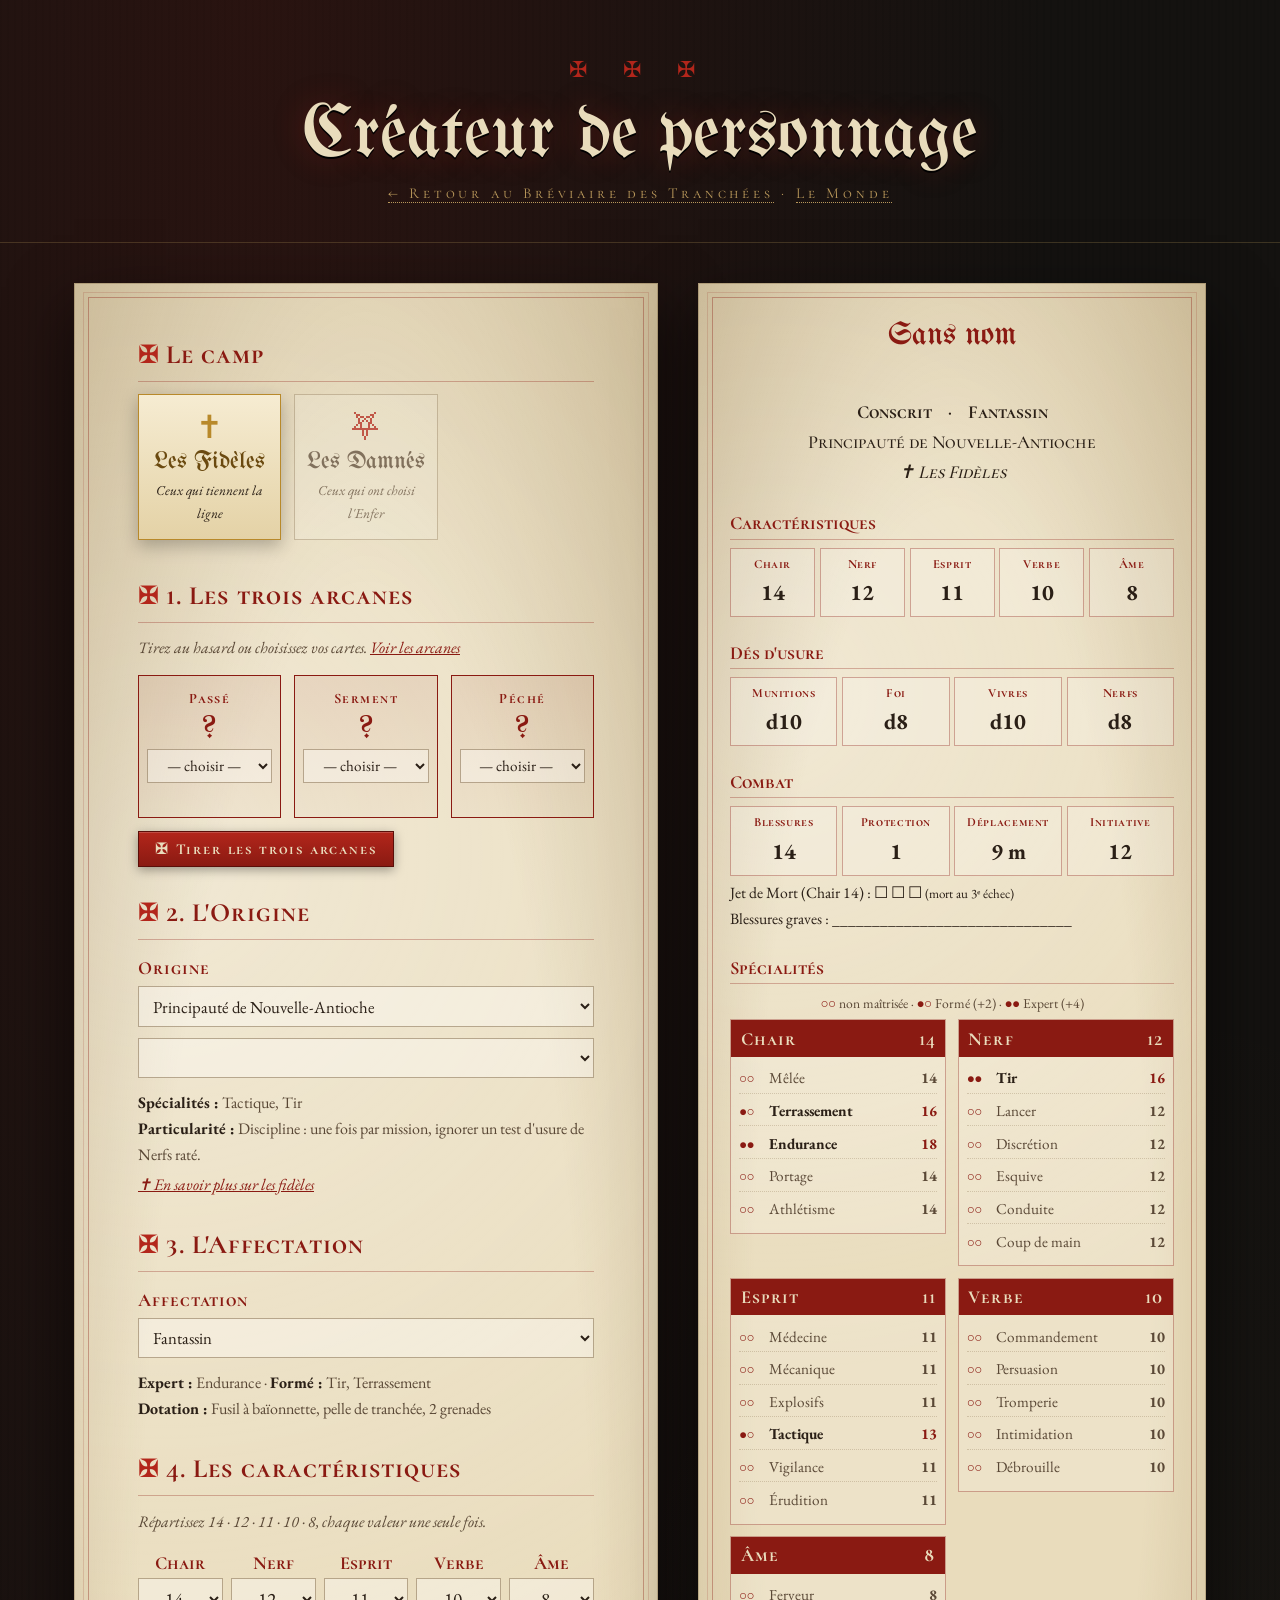
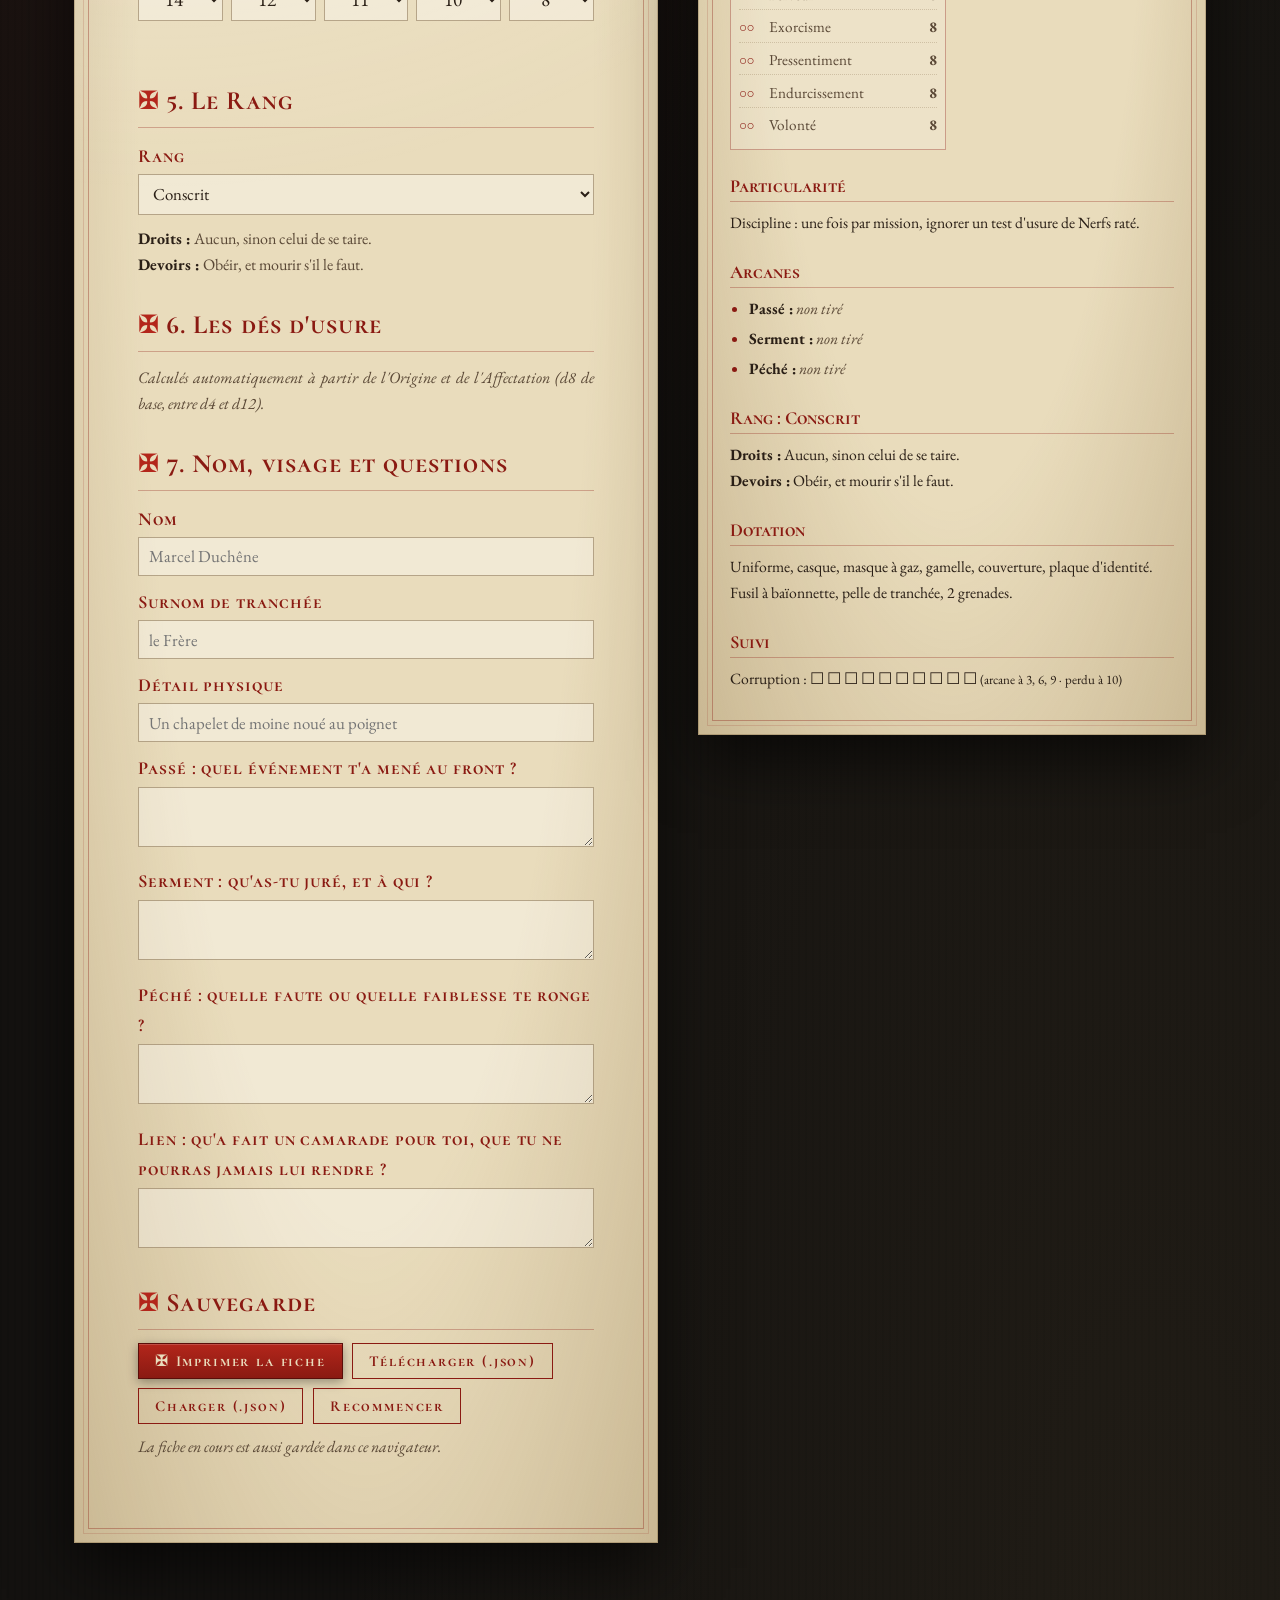
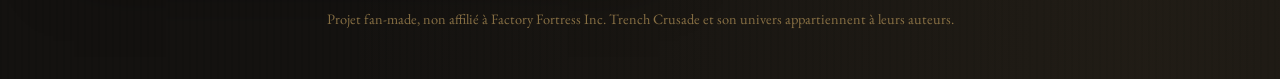
<file: createur.html>
<!DOCTYPE html>
<html lang="fr">
<head>
<meta charset="utf-8">
<meta name="viewport" content="width=device-width, initial-scale=1">
<title>Créateur de personnage · Le Bréviaire des Tranchées</title>
<link rel="preconnect" href="https://fonts.googleapis.com">
<link rel="preconnect" href="https://fonts.gstatic.com" crossorigin>
<link href="https://fonts.googleapis.com/css2?family=UnifrakturMaguntia&family=EB+Garamond:ital,wght0,400;0,600;0,700;1,400&family=Cormorant+SC:wght500;700&display=swap" rel="stylesheet">
<link rel="stylesheet" href="assets/breviaire.css?v=9">
<style>
  .cadre.createur { grid-template-columns: minmax(0, 1.15fr) minmax(0, 1fr); }

  .etape { margin-bottom: 1.6rem; }
  .etape > h2 { margin-top: 0; }
  .etape .aide { font-style: italic; color: var(--encre-douce); font-size: 1rem; margin: .2rem 0 .8rem; }

  label.champ { display: block; margin: .7rem 0; }
  label.champ > span {
    display: block; font-family: "Cormorant SC", serif; font-weight: 700;
    color: var(--sang); letter-spacing: .05em; margin-bottom: .2rem;
  }
  .page select, .page input[type=text], .page textarea {
    width: 100%;
    font: 1.05rem "EB Garamond", serif; color: var(--encre);
    background: rgba(255,255,255,.35);
    border: 1px solid rgba(90,60,20,.4);
    padding: .45rem .6rem;
  }
  .page textarea { min-height: 3.2rem; resize: vertical; }
  .page select:focus, .page input:focus, .page textarea:focus { outline: 2px solid var(--sang); outline-offset: 1px; }

  .description { font-size: 1rem; color: var(--encre-douce); margin: .4rem 0 0; }
  .description b { color: var(--encre); }

  /* arcanes */
  .arcanes { display: grid; grid-template-columns: repeat(3, 1fr); gap: .8rem; margin: .8rem 0; }
  .carte {
    text-align: center;
    border: 1px solid var(--sang);
    background: linear-gradient(180deg, rgba(138,26,18,.08), rgba(138,26,18,.02));
    padding: .7rem .5rem .6rem;
  }
  .carte .pos { font-family: "Cormorant SC", serif; font-weight: 700; color: var(--sang); letter-spacing: .1em; font-size: .9rem; }
  .carte .chiffre { font-family: "UnifrakturMaguntia", serif; font-size: 2rem; color: var(--sang); line-height: 1.2; }
  .carte select { text-align: center; font-size: .95rem !important; padding: .3rem !important; }
  .carte .sens { font-style: italic; font-size: .92rem; color: var(--encre-douce); margin-top: .35rem; min-height: 1.3em; }

  /* caractéristiques */
  .caracs { display: grid; grid-template-columns: repeat(5, 1fr); gap: .5rem; }
  .caracs label { text-align: center; }
  .caracs label > span { font-family: "Cormorant SC", serif; font-weight: 700; color: var(--sang); display: block; }
  .caracs select { text-align: center; font-size: 1.2rem !important; }
  .caracs select.conflit { outline: 2px solid var(--sang-vif); background: rgba(179,38,27,.15); }
  .alerte { color: var(--sang-vif); font-style: italic; font-size: .98rem; min-height: 1.4em; margin: .4rem 0 0; }

  .boutons { display: flex; flex-wrap: wrap; gap: .6rem; margin: .6rem 0; }
  .boutons .bouton-outil { font-size: .95rem; padding: .5rem 1rem; }

  /* fiche */
  .fiche { position: sticky; top: 1.5rem; align-self: start; }
  .fiche .page { padding: 2.2rem 2rem 2.4rem; }
  .fiche h1 { font-size: 2rem; margin-bottom: .2rem; }
  .fiche .page > p:first-of-type::first-letter { float: none; font: inherit; color: inherit; padding: 0; }
  .fiche .surnom { text-align: center; font-style: italic; color: var(--encre-douce); margin: 0 0 .8rem; }
  .fiche .ligne { display: flex; justify-content: center; flex-wrap: wrap; gap: .3rem 1rem; font-family: "Cormorant SC", serif; font-weight: 700; color: var(--encre); }
  .fiche h3 { font-size: 1.15rem; color: var(--sang); border-bottom: 1px solid rgba(138,26,18,.3); margin: 1.3rem 0 .5rem; }
  .fiche .grille5 { display: grid; grid-template-columns: repeat(5, 1fr); text-align: center; gap: .3rem; }
  .fiche .grille4 { display: grid; grid-template-columns: repeat(4, 1fr); text-align: center; gap: .3rem; }
  .fiche .case { border: 1px solid rgba(138,26,18,.35); padding: .3rem .2rem; background: rgba(255,255,255,.2); }
  .fiche .case small { display: block; font-family: "Cormorant SC", serif; font-weight: 700; color: var(--sang); font-size: .78rem; letter-spacing: .05em; }
  .fiche .case b { font-size: 1.4rem; }
  .fiche table { display: table; font-size: .98rem; margin: .3rem 0; }
  .fiche td { padding: .25rem .4rem; }
  .fiche .score { text-align: right; font-weight: 700; color: var(--sang); white-space: nowrap; }
  .fiche ul { margin: .2rem 0; padding-left: 1.2rem; font-size: .98rem; }
  .fiche p { text-align: left; font-size: .98rem; margin: .3rem 0; }
  .fiche .vide { color: var(--encre-douce); font-style: italic; }

  /* Spécialités façon feuille de D&D */
  .fiche .legende { font-size: .85rem !important; color: var(--encre-douce); text-align: center !important; }
  .fiche .grille-spe { display: grid; grid-template-columns: 1fr 1fr; gap: .7rem; align-items: start; }
  .fiche .bloc-spe { border: 1px solid rgba(138,26,18,.35); background: rgba(255,255,255,.18); }
  .fiche .bloc-spe .entete {
    display: flex; justify-content: space-between; align-items: baseline;
    background: var(--sang); color: var(--parchemin);
    font-family: "Cormorant SC", serif; font-weight: 700; letter-spacing: .06em;
    padding: .2rem .6rem;
  }
  .fiche .bloc-spe .entete b { font-size: 1.15rem; }
  .fiche .bloc-spe ul { list-style: none; margin: 0; padding: .25rem .5rem .35rem; }
  .fiche .bloc-spe li { display: flex; align-items: baseline; gap: .45rem; padding: .08rem 0; font-size: .95rem; color: var(--encre-douce); border-bottom: 1px dotted rgba(90,60,20,.2); }
  .fiche .bloc-spe li:last-child { border-bottom: 0; }
  .fiche .bloc-spe li .nom { flex: 1; }
  .fiche .bloc-spe li .score { font-weight: 700; min-width: 1.6rem; text-align: right; color: var(--encre-douce); }
  .fiche .bloc-spe li.maitrise { color: var(--encre); }
  .fiche .bloc-spe li.maitrise .nom { font-weight: 700; }
  .fiche .bloc-spe li.maitrise .score { color: var(--sang); }
  .fiche .bloc-spe li.sub { font-style: italic; font-size: .88rem; padding-left: .2rem; }
  .fiche .bloc-spe li.sub .score { color: var(--sang); }
  .fiche .pips { color: var(--sang); letter-spacing: -.05em; font-size: .85rem; min-width: 1.4rem; }
  media (max-width: 420px) { .fiche .grille-spe { grid-template-columns: 1fr; } }

  media (max-width: 960px) {
    .cadre.createur { grid-template-columns: minmax(0, 1fr); }
    .fiche { position: static; }
  }
  media (max-width: 560px) {
    .caracs { grid-template-columns: repeat(3, 1fr); }
    .arcanes { grid-template-columns: 1fr; }
  }

  /* impression : seulement la fiche */
  media print {
    body { background: #fff; }
    header.titre, footer, .formulaire, .no-print { display: none !important; }
    .cadre.createur { display: block; margin: 0; padding: 0; max-width: none; }
    .fiche .page { box-shadow: none; background: #fff; }
    .fiche .page::before { inset: 6px; }
  }
</style>
</head>
<body>

<header class="titre">
  <div class="croix">✠ ✠ ✠</div>
  <h1>Créateur de personnage</h1>
  <div class="sous"><a id="lien-retour" href="index.html#fideles-creation">← Retour au Bréviaire des Tranchées</a> · <a id="lien-monde" href="index.html#fideles-monde">Le Monde</a></div>
</header>

<div class="cadre createur">

  <!-- ================= FORMULAIRE ================= -->
  <main class="formulaire">
    <article class="page">

      <section class="etape">
        <h2>Le camp</h2>
        <nav class="selecteur" id="camp"></nav>
      </section>

      <section class="etape">
        <h2>1. Les trois arcanes</h2>
        <p class="aide">Tirez au hasard ou choisissez vos cartes. <a class="no-print" href="index.html#arcanes" target="_blank" rel="noopener">Voir les arcanes</a></p>
        <div class="arcanes" id="arcanes"></div>
        <div class="boutons"><button class="bouton-outil" id="tirer">✠ Tirer les trois arcanes</button></div>
      </section>

      <section class="etape">
        <h2>2. L'Origine</h2>
        <label class="champ"><span>Origine</span><select id="origine"></select></label>
        <label class="champ" id="bloc-option" hidden><span id="titre-option"></span><select id="option-origine"></select></label>
        <div class="description" id="desc-origine"></div>
        <p class="aide no-print"><a id="lien-codex" href="index.html#codex/fideles" target="_blank" rel="noopener">En savoir plus dans le Codex</a></p>
      </section>

      <section class="etape">
        <h2>3. L'Affectation</h2>
        <label class="champ"><span>Affectation</span><select id="affectation"></select></label>
        <div class="description" id="desc-affectation"></div>
        <div id="bloc-libres"></div>
      </section>

      <section class="etape">
        <h2>4. Les caractéristiques</h2>
        <p class="aide">Répartissez 14 · 12 · 11 · 10 · 8, chaque valeur une seule fois.</p>
        <div class="caracs" id="caracs"></div>
        <p class="alerte" id="alerte-caracs"></p>
      </section>

      <section class="etape">
        <h2>5. Le Rang</h2>
        <label class="champ"><span>Rang</span><select id="rang"></select></label>
        <div class="description" id="desc-rang"></div>
      </section>

      <section class="etape">
        <h2>6. Les dés d'usure</h2>
        <p class="aide">Calculés automatiquement à partir de l'Origine et de l'Affectation (d8 de base, entre d4 et d12).</p>
      </section>

      <section class="etape">
        <h2>7. Nom, visage et questions</h2>
        <label class="champ"><span>Nom</span><input type="text" id="nom" placeholder="Marcel Duchêne"></label>
        <label class="champ"><span>Surnom de tranchée</span><input type="text" id="surnom" placeholder="le Frère"></label>
        <label class="champ"><span>Détail physique</span><input type="text" id="detail" placeholder="Un chapelet de moine noué au poignet"></label>
        <label class="champ"><span id="q-passe">Passé : quel événement t'a mené au front ?</span><textarea id="r-passe"></textarea></label>
        <label class="champ"><span id="q-serment">Serment : qu'as-tu juré, et à qui ?</span><textarea id="r-serment"></textarea></label>
        <label class="champ"><span id="q-peche">Péché : quelle faute ou quelle faiblesse te ronge ?</span><textarea id="r-peche"></textarea></label>
        <label class="champ"><span>Lien : qu'a fait un camarade pour toi, que tu ne pourras jamais lui rendre ?</span><textarea id="lien"></textarea></label>
      </section>

      <section class="etape no-print">
        <h2>Sauvegarde</h2>
        <div class="boutons">
          <button class="bouton-outil" id="imprimer">✠ Imprimer la fiche</button>
          <button class="bouton-outil secondaire" id="exporter">Télécharger (.json)</button>
          <label class="bouton-outil secondaire">Charger (.json)<input type="file" id="importer" accept=".json,application/json" hidden></label>
          <button class="bouton-outil secondaire" id="reinitialiser">Recommencer</button>
        </div>
        <p class="aide">La fiche en cours est aussi gardée dans ce navigateur.</p>
      </section>

    </article>
  </main>

  <!-- ================= FICHE ================= -->
  <aside class="fiche">
    <article class="page" id="fiche"></article>
  </aside>
</div>

<footer>
  Projet fan-made, non affilié à Factory Fortress Inc. Trench Crusade et son univers appartiennent à leurs auteurs.
</footer>

<script>
/* =====================================================================
   DONNÉES — à garder synchronisées avec regles/02 et regles/03
   ===================================================================== */
const ARCANES = [
  ["I","Le Mat","Folie, errance, liberté"],
  ["II","Le Bateleur","Habileté, ruse, débuts"],
  ["III","La Papesse","Secret, savoir caché, silence"],
  ["IV","L'Impératrice","Foyer, abondance, protection"],
  ["V","L'Empereur","Autorité, ordre, devoir"],
  ["VI","Le Pape","Foi, tradition, enseignement"],
  ["VII","L'Amoureux","Choix, attachement, tentation du cœur"],
  ["VIII","Le Chariot","Conquête, victoire, élan"],
  ["IX","La Justice","Équité, vengeance, jugement"],
  ["X","L'Ermite","Solitude, quête, prudence"],
  ["XI","La Roue de Fortune","Hasard, destin, retournement"],
  ["XII","La Force","Courage, maîtrise de soi"],
  ["XIII","Le Pendu","Sacrifice, attente, renoncement"],
  ["XIV","La Mort","Fin, deuil, transformation"],
  ["XV","Tempérance","Guérison, patience, équilibre"],
  ["XVI","Le Diable","Tentation, chaînes, vice"],
  ["XVII","La Tour","Ruine, catastrophe, orgueil puni"],
  ["XVIII","L'Étoile","Espoir, guidance, pureté"],
  ["XIX","La Lune","Mensonge, peur, illusion"],
  ["XX","Le Soleil","Gloire, joie, vérité"],
  ["XXI","Le Jugement","Rédemption, appel, résurrection"],
  ["XXII","Le Monde","Accomplissement, voyage, totalité"],
];
const ARCANES_NOIRS = [
  ["I","L'Égaré","Errance, oubli, perte de soi"],
  ["II","Le Charlatan","Mensonge, illusion, marchandage"],
  ["III","La Sorcière","Savoir interdit, secret, poison"],
  ["IV","La Mère des Vers","Pourriture, fécondité corrompue"],
  ["V","Le Tyran","Domination, peur, ordre infernal"],
  ["VI","L'Antipape","Fausse foi, sacrilège"],
  ["VII","Le Traître","Trahison, lien brisé"],
  ["VIII","La Horde","Nombre, élan, conquête"],
  ["IX","La Vengeance","Rancune, châtiment, dette"],
  ["X","L'Exilé","Solitude, chemins cachés"],
  ["XI","La Roue des Supplices","Hasard cruel, retournement"],
  ["XII","La Bête","Rage, instinct, violence"],
  ["XIII","Le Supplicié","Souffrance offerte, sacrifice"],
  ["XIV","La Moisson","Mort, récolte des âmes"],
  ["XV","L'Ivresse","Excès, débauche, oubli"],
  ["XVI","Le Prince","Pouvoir infernal, pacte"],
  ["XVII","La Brèche","Ouverture de l'Enfer, catastrophe"],
  ["XVIII","L'Étoile noire","Faux espoir, guide maudit"],
  ["XIX","L'Éclipse","Ténèbres, illusion, peur"],
  ["XX","Le Brasier","Flamme, gloire infernale"],
  ["XXI","Le Réveil des morts","Retour, appel, résurrection impie"],
  ["XXII","L'Abîme","Fin, vide, accomplissement infernal"],
];
// le paquet du camp : Tarot saint (Fidèles) ou Tarot noir (Damnés)
const paquetDu = camp => camp === "damnes" ? ARCANES_NOIRS : ARCANES;
// Les deux camps : ce qui change entre Fidèles et Damnés (chapitres VIII et IX de chaque partie)
const CAMPS = {
  fideles: { nom: "Les Fidèles", sous: "Ceux qui tiennent la ligne", icone: "✝", theme: "fideles",
    positions: ["Passé", "Serment", "Péché"],
    questions: ["quel événement t'a mené au front ?", "qu'as-tu juré, et à qui ?", "quelle faute ou quelle faiblesse te ronge ?"],
    usure2: "Foi", suivi: "Corruption", suiviNote: "arcane à 3, 6, 9 · perdu à 10", codex: "fideles",
    reserve: "Chapelet" },
  damnes:  { nom: "Les Damnés", sous: "Ceux qui ont choisi l'Enfer", icone: "⛧", theme: "damnes",
    positions: ["Passé", "Pacte", "Remords"],
    questions: ["qu'est-ce qui t'a poussé vers l'Enfer ?", "qu'as-tu juré à l'Enfer, et en échange de quoi ?", "que reste-t-il d'humain en toi ?"],
    usure2: "Haine", suivi: "Faveur", suiviNote: "Don à 3, 6, 9 · dévoré à 10", codex: "damnes",
    reserve: "Calice" },
};

const CARACS = ["Chair", "Nerf", "Esprit", "Verbe", "Âme"];
const VALEURS = [14, 12, 11, 10, 8];

const SPECIALITES = {
  "Mêlée":"Chair","Terrassement":"Chair","Endurance":"Chair","Portage":"Chair","Athlétisme":"Chair",
  "Tir":"Nerf","Lancer":"Nerf","Discrétion":"Nerf","Esquive":"Nerf","Conduite":"Nerf","Coup de main":"Nerf",
  "Médecine":"Esprit","Mécanique":"Esprit","Explosifs":"Esprit","Tactique":"Esprit","Vigilance":"Esprit","Érudition":"Esprit",
  "Commandement":"Verbe","Persuasion":"Verbe","Tromperie":"Verbe","Intimidation":"Verbe","Débrouille":"Verbe",
  "Ferveur":"Âme","Exorcisme":"Âme","Pressentiment":"Âme","Endurcissement":"Âme","Volonté":"Âme",
};

const SUBSTITUTIONS = {
  "Prêche aux armes":       { spe: "Commandement", carac: "Âme",    note: "il n'ordonne pas, il inspire" },
  "Brute":                  { spe: "Intimidation", carac: "Chair",  note: "sa carrure parle pour lui" },
  "Calcul balistique":      { spe: "Tir",          carac: "Esprit", note: "à longue portée, après avoir visé" },
  "Chirurgien de tranchée": { spe: "Médecine",     carac: "Nerf",   note: "même au calme" },
  "Instinct de la bête":    { spe: "Vigilance",    carac: "Âme",    note: "il sent le danger" },
};

const ORIGINES = {
  antioche: { nom: "Principauté de Nouvelle-Antioche", spe: ["Tactique","Tir"],
    part: "Discipline : une fois par mission, ignorer un test d'usure de Nerfs raté.", usure: { mun: 1 } },
  pontifical: { nom: "États pontificaux", spe: ["Ferveur","Mêlée"],
    part: "Bénédiction papale : au début de chaque mission, +1d6 au Chapelet.", usure: { foi: 1 } },
  eire: { nom: "Éire", spe: ["Discrétion","Débrouille"],
    part: "Tête de tourbe : une fois par mission, relancer un jet d'Âme contre l'horreur ou l'intimidation.", usure: { nerfs: 1, mun: -1 } },
  alba: { nom: "Royaume d'Alba", spe: ["Mêlée","Intimidation"], subs: ["Brute"],
    part: "Accès à la substitution Brute.", usure: { nerfs: 1, vivres: -1 } },
  prusse: { nom: "État libre de Prusse", spe: ["Lancer","Coup de main"],
    part: "Assaut éclair : une fois par mission, au premier tour d'un affrontement, joue en phase d'assaut, avant tout le monde (même en embuscade).", usure: { mun: 1, vivres: -1 } },
  abyssinie: { nom: "Abyssinie", spe: ["Endurance","Vigilance"],
    part: "Foi ancienne : une fois par mission, quand une prière échoue, la Foi ne descend pas.", usure: { vivres: 1 } },
  pelerins: { nom: "Pèlerins des Tranchées", spe: ["Ferveur","Endurcissement"],
    part: "Martyr : quand il prie pour protéger ou sauver un autre, son dé de prière n'est jamais retiré.", usure: { foi: 2, mun: -2 },
    option: { titre: "Procession (pour la couleur)", choix: {
      aucune: { nom: "— Aucune —" },
      affliction: { nom: "Procession de l'Affliction Sacrée" },
      methode: { nom: "Pèlerinage de Saint Méthode" },
      plaie: { nom: "Cavalcade de la Dixième Plaie" } } } },
  sultanat: { nom: "Sultanat du Mur de Fer", spe: ["Tir"], subs: ["Calcul balistique"],
    part: "Accès à la substitution Calcul balistique.", usure: { mun: 1 },
    option: { titre: "Lignée", choix: {
      alamut: { nom: "Fida'i d'Alamut", spe: "Discrétion" },
      sagesse: { nom: "Maison de la Sagesse", spe: "Médecine" },
      mur: { nom: "Défenseurs du Mur de Fer", spe: "Terrassement" } } } },
};

Object.values(ORIGINES).forEach(o => o.camp = "fideles");
Object.assign(ORIGINES, {
  legions: { camp: "damnes", nom: "Légions hérétiques", spe: ["Tir","Intimidation"],
    part: "Cohorte : favorisé pour attaquer une cible qu'un allié a déjà attaquée ce tour-ci.", usure: { mun: 1 } },
  graal: { camp: "damnes", nom: "Culte du Graal Noir", spe: ["Endurance","Endurcissement"],
    part: "Chair pourrissante : +1 Protection naturelle, insensible au gaz ; défavorisé en Persuasion hors du Culte.", usure: { vivres: 2, mun: -1 }, protection: 1 },
  serpent: { camp: "damnes", nom: "Cour du Serpent à Sept Têtes", spe: ["Tromperie","Pressentiment"],
    part: "Sang mêlé : commence à Faveur 2 et voit dans le noir.", usure: { foi: 1, mun: -1 }, faveur: 2 },
  transfuge: { camp: "damnes", nom: "Le Transfuge", spe: [],
    part: "Visage d'emprunt : peut se faire passer pour un Fidèle, favorisé en Tromperie face à eux ; +2 au jet de Disgrâce.", usure: { foi: 1 },
    option: { titre: "Ancienne Origine (on en garde les Spécialités)", choix: Object.fromEntries(
      Object.entries(ORIGINES).filter(([, o]) => o.camp === "fideles").map(([k, o]) => [k, { nom: o.nom, spe: o.spe }])) } },
});

const AFFECTATIONS = {
  fantassin:   { nom: "Fantassin", expert: "Endurance", forme: ["Tir","Terrassement"],
    dot: "Fusil à baïonnette, pelle de tranchée, 2 grenades", usure: { vivres: 1 } },
  mitrailleur: { nom: "Mitrailleur", expert: "Tir", forme: ["Portage","Mécanique"],
    dot: "Mitrailleuse légère, trépied, caisse de munitions, pistolet", usure: { mun: 1 } },
  nettoyeur:   { nom: "Nettoyeur de tranchée", expert: "Mêlée", forme: ["Lancer","Intimidation"], subs: ["Brute"],
    dot: "Masse cloutée, couteau de tranchée, pistolet, sac de grenades, bouclier de tranchée" },
  sapeur:      { nom: "Sapeur", expert: "Explosifs", forme: ["Terrassement","Discrétion"],
    dot: "Pistolet, pelle et pioche, 3 charges explosives, détonateur, lampe" },
  tireur:      { nom: "Tireur d'élite", expert: "Tir", forme: ["Discrétion","Vigilance"], subs: ["Calcul balistique"],
    dot: "Fusil à lunette, cape de camouflage, couteau", usure: { mun: -1 } },
  eclaireur:   { nom: "Éclaireur", expert: "Discrétion", forme: ["Vigilance","Athlétisme"], subs: ["Instinct de la bête"],
    dot: "Carabine, couteau, jumelles, carte, cisailles à barbelés" },
  brancardier: { camp: "fideles", nom: "Brancardier", expert: "Médecine", forme: ["Portage","Esquive"], subs: ["Chirurgien de tranchée"],
    dot: "Trousse de chirurgie, brancard pliant, morphine, brassard à croix, pistolet" },
  aumonier:    { camp: "fideles", nom: "Aumônier", expert: "Ferveur", forme: ["Commandement","Exorcisme"], subs: ["Prêche aux armes"],
    dot: "Symbole sacré, eau bénite, livre de prières, encensoir, pistolet", usure: { foi: 1 } },
  penitent:    { camp: "fideles", nom: "Pénitent", expert: "Endurcissement", forme: ["Mêlée","Volonté"],
    dot: "Fléau ou masse, chaînes, robe de bure, une relique mineure", usure: { foi: 1, vivres: -1 } },
  predicateur: { camp: "damnes", nom: "Prédicateur noir", expert: "Ferveur", forme: ["Commandement","Intimidation"], subs: ["Prêche aux armes"],
    dot: "Livre profane, encensoir de soufre, dague rituelle, pistolet", usure: { foi: 1 } },
  chirurgien:  { camp: "damnes", nom: "Chirurgien de chair", expert: "Médecine", forme: ["Mécanique","Coup de main"], subs: ["Chirurgien de tranchée"],
    dot: "Scies et crochets, fil noir, sérum infernal (comme la morphine), pistolet" },
  possede:     { camp: "damnes", nom: "Possédé", expert: "Volonté", forme: ["Mêlée","Athlétisme"],
    dot: "Chaînes, une lame greffée au bras (comme une masse cloutée), haillons", usure: { foi: 1, vivres: -1 },
    note: "Le démon intérieur : une fois par scène, sa prochaine attaque de Mêlée réussit automatiquement, et il gagne +1 Faveur." },
};
const dansLeCamp = (x, camp) => !x.camp || x.camp === camp;

const RANGS = {
  conscrit:     { nom: "Conscrit",     droits: "Aucun, sinon celui de se taire.", devoirs: "Obéir, et mourir s'il le faut." },
  sousofficier: { nom: "Sous-officier", droits: "Donner des ordres à l'escouade, demander du ravitaillement.", devoirs: "Répondre des hommes, tenir la position." },
  officier:     { nom: "Officier",     droits: "Commander, accéder aux plans, réquisitionner.", devoirs: "Répondre des pertes ; être une cible prioritaire." },
  prelat:       { nom: "Prélat",       droits: "Autorité religieuse, sacrements, absolution.", devoirs: "Répondre devant l'Église… et l'Inquisition." },
};

const RANGS_DAMNES = {
  conscrit:     { nom: "Damné du rang",     droits: "Aucun, sinon celui de survivre.", devoirs: "Obéir aux maîtres, nourrir le Calice." },
  sousofficier: { nom: "Sergent de légion", droits: "Commander l'escouade, choisir les offrandes.", devoirs: "Répondre de l'escouade devant les maîtres." },
  officier:     { nom: "Commandeur",        droits: "Commander, accéder aux ordres de l'Enfer, réquisitionner.", devoirs: "Répondre des échecs ; la Disgrâce le guette." },
  prelat:       { nom: "Élu",               droits: "Parler au nom d'un démon, présider la Messe noire.", devoirs: "Servir son démon… jusqu'au bout." },
};
const rangsDu = camp => camp === "damnes" ? RANGS_DAMNES : RANGS;
const usuresDu = camp => [["mun","Munitions"],["foi",CAMPS[camp].usure2],["vivres","Vivres"],["nerfs","Nerfs"]];
const DES = ["d4","d6","d8","d10","d12"];
const TOUJOURS = "Uniforme, casque, masque à gaz, gamelle, couverture, plaque d'identité";
const PLAFOND = 19;

/* =====================================================================
   ÉTAT
   ===================================================================== */
const CLE = "breviaire-createur";
const etatVide = () => ({
  camp: "fideles",
  arcanes: [null, null, null],
  origine: "antioche", option: null,
  affectation: "fantassin", libres: [],
  caracs: { Chair: 14, Nerf: 12, Esprit: 11, Verbe: 10, "Âme": 8 },
  rang: "conscrit",
  nom: "", surnom: "", detail: "", rPasse: "", rSerment: "", rPeche: "", lien: "",
});
let etat = etatVide();
try { const s = localStorage.getItem(CLE); if (s) etat = Object.assign(etatVide(), JSON.parse(s)); } catch (e) {}
// le site peut ouvrir le créateur sur un camp précis : createur.html?camp=damnes
{ const c = new URLSearchParams(location.search).get("camp");
  if ((c === "fideles" || c === "damnes") && c !== etat.camp) { etat.camp = c; etat.option = null; etat.libres = []; } }

const $ = id => document.getElementById(id);
const esc = t => String(t ?? "").replace(/[&<>"]/g, c => ({ "&":"&amp;","<":"&lt;",">":"&gt;",'"':"&quot;" }[c]));
const opt = (v, t, sel) => `<option value="${esc(v)}"${sel ? " selected" : ""}>${esc(t)}</option>`;

/* =====================================================================
   CALCULS
   ===================================================================== */
function specialitesDe(e) {
  const o = ORIGINES[e.origine], a = AFFECTATIONS[e.affectation];
  const speOrigine = [...o.spe, ...[].concat(o.option?.choix[e.option]?.spe || [])];

  const rangs = {};               // nom -> "Formé" | "Expert"
  rangs[a.expert] = "Expert";
  a.forme.forEach(s => rangs[s] = "Formé");

  let libresNecessaires = 0;
  speOrigine.forEach(s => {
    if (!rangs[s]) rangs[s] = "Formé";
    else if (rangs[s] === "Formé") rangs[s] = "Expert";   // Formé + Formé
    else libresNecessaires++;                               // Expert + Formé → une libre
  });

  const libres = (e.libres || []).slice(0, libresNecessaires);
  libres.forEach(s => { if (s && !rangs[s]) rangs[s] = "Formé"; });

  const subs = [...new Set([...(o.subs || []), ...(a.subs || [])])];
  return { rangs, libresNecessaires, subs };
}

function usureDe(e) {
  const o = ORIGINES[e.origine], a = AFFECTATIONS[e.affectation];
  const res = {};
  for (const [k] of usuresDu(e.camp)) {
    const i = 2 + (o.usure?.[k] || 0) + (a.usure?.[k] || 0);
    res[k] = DES[Math.max(0, Math.min(4, i))];
  }
  return res;
}

function caracsValides(e) {
  const v = Object.values(e.caracs).map(Number).sort((x, y) => y - x);
  return v.join() === VALEURS.join();
}

/* =====================================================================
   FORMULAIRE
   ===================================================================== */
function dessinerCamp() {
  $("camp").innerHTML = Object.entries(CAMPS).map(([k, c]) => `
    <a href="#" data-camp="${k}" class="choix theme-${c.theme}${k === etat.camp ? " actif" : ""}">
      <span class="icone">${c.icone}</span><span class="titre">${c.nom}</span><span class="sous">${c.sous}</span></a>`).join("");
  $("camp").querySelectorAll("a").forEach(a => a.onclick = ev => {
    ev.preventDefault();
    if (a.dataset.camp === etat.camp) return;
    etat.camp = a.dataset.camp; etat.option = null; etat.libres = [];
    maj();
  });
  const C = CAMPS[etat.camp];
  $("lien-codex").href = `index.html#${etat.camp}-monde`;
  $("lien-codex").textContent = `${C.icone} En savoir plus sur ${C.nom.toLowerCase()}`;
  $("lien-retour").href = `index.html#${etat.camp}-creation`;
  $("lien-monde").href = `index.html#${etat.camp}-monde`;
  try { localStorage.setItem("breviaire-camp", etat.camp); } catch (e) {}
}

function dessinerArcanes() {
  const POSITIONS = CAMPS[etat.camp].positions;
  $("arcanes").innerHTML = POSITIONS.map((pos, i) => {
    const idx = etat.arcanes[i];
    const a = idx == null ? null : paquetDu(etat.camp)[idx];
    return `<div class="carte">
      <div class="pos">${pos}</div>
      <div class="chiffre">${a ? a[0] : "?"}</div>
      <select data-pos="${i}">${opt("", "— choisir —", idx == null)}${paquetDu(etat.camp).map((c, j) => opt(j, `${c[0]} · ${c[1]}`, idx === j)).join("")}</select>
      <div class="sens">${a ? esc(a[2]) : ""}</div>
    </div>`;
  }).join("");
  $("arcanes").querySelectorAll("select").forEach(s => s.onchange = () => {
    etat.arcanes[+s.dataset.pos] = s.value === "" ? null : +s.value; maj();
  });

  const nomCarte = i => etat.arcanes[i] == null ? "" : ` (${paquetDu(etat.camp)[etat.arcanes[i]][1]})`;
  const C = CAMPS[etat.camp];
  ["q-passe", "q-serment", "q-peche"].forEach((id, i) =>
    $(id).textContent = `${C.positions[i]}${nomCarte(i)} : ${C.questions[i]}`);
}

$("tirer").onclick = () => {
  const paquet = paquetDu(etat.camp).map((_, i) => i);
  for (let i = paquet.length - 1; i > 0; i--) { const j = Math.floor(Math.random() * (i + 1)); [paquet[i], paquet[j]] = [paquet[j], paquet[i]]; }
  etat.arcanes = paquet.slice(0, 3); maj();
};

function dessinerOrigine() {
  const liste = Object.entries(ORIGINES).filter(([, o]) => dansLeCamp(o, etat.camp));
  if (!liste.some(([k]) => k === etat.origine)) { etat.origine = liste[0][0]; etat.option = null; }
  $("origine").innerHTML = liste.map(([k, o]) => opt(k, o.nom, k === etat.origine)).join("");
  const o = ORIGINES[etat.origine];
  if (o.option) {
    if (!o.option.choix[etat.option]) etat.option = Object.keys(o.option.choix)[0];
    $("bloc-option").hidden = false;
    $("titre-option").textContent = o.option.titre;
    $("option-origine").innerHTML = Object.entries(o.option.choix)
      .map(([k, c]) => opt(k, c.nom + (c.spe ? ` (${[].concat(c.spe).join(", ")})` : ""), k === etat.option)).join("");
  } else { $("bloc-option").hidden = true; etat.option = null; }

  const spe = [...o.spe, ...[].concat(o.option?.choix[etat.option]?.spe || [])];
  $("desc-origine").innerHTML = `<b>Spécialités :</b> ${spe.join(", ")}<br><b>Particularité :</b> ${esc(o.part)}`;
}
$("origine").onchange = e => { etat.origine = e.target.value; etat.option = null; etat.libres = []; maj(); };
$("option-origine").onchange = e => { etat.option = e.target.value; etat.libres = []; maj(); };

function dessinerAffectation() {
  const liste = Object.entries(AFFECTATIONS).filter(([, a]) => dansLeCamp(a, etat.camp));
  if (!liste.some(([k]) => k === etat.affectation)) { etat.affectation = liste[0][0]; etat.libres = []; }
  $("affectation").innerHTML = liste.map(([k, a]) => opt(k, a.nom, k === etat.affectation)).join("");
  const a = AFFECTATIONS[etat.affectation];
  $("desc-affectation").innerHTML =
    `<b>Expert :</b> ${a.expert} · <b>Formé :</b> ${a.forme.join(", ")}` +
    (a.subs ? `<br><b>Substitution :</b> ${a.subs.join(", ")}` : "") +
    `<br><b>Dotation :</b> ${esc(a.dot)}` +
    (a.note ? `<br><b>Particularité :</b> ${esc(a.note)}` : "");

  // Spécialités libres (doublon Expert + Formé)
  const { rangs, libresNecessaires } = specialitesDe({ ...etat, libres: [] });
  etat.libres = (etat.libres || []).slice(0, libresNecessaires);
  let html = "";
  for (let i = 0; i < libresNecessaires; i++) {
    const deja = new Set([...Object.keys(rangs), ...etat.libres.filter((_, j) => j !== i)]);
    const choix = Object.keys(SPECIALITES).filter(s => !deja.has(s));
    html += `<label class="champ"><span>Spécialité libre (doublon avec l'Origine) — Formé</span>
      <select data-libre="${i}">${opt("", "— choisir avec le MJ —", !etat.libres[i])}${choix.map(s => opt(s, `${s} (${SPECIALITES[s]})`, etat.libres[i] === s)).join("")}</select></label>`;
  }
  $("bloc-libres").innerHTML = html;
  $("bloc-libres").querySelectorAll("select").forEach(s => s.onchange = () => { etat.libres[+s.dataset.libre] = s.value || null; maj(); });
}
$("affectation").onchange = e => { etat.affectation = e.target.value; etat.libres = []; maj(); };

function dessinerCaracs() {
  const compte = {}; Object.values(etat.caracs).forEach(v => compte[v] = (compte[v] || 0) + 1);
  $("caracs").innerHTML = CARACS.map(c => `<label><span>${c}</span>
    <select data-carac="${c}" class="${compte[etat.caracs[c]] > 1 ? "conflit" : ""}">${VALEURS.map(v => opt(v, v, +etat.caracs[c] === v)).join("")}</select></label>`).join("");
  $("caracs").querySelectorAll("select").forEach(s => s.onchange = () => {
    // échange automatique : la valeur choisie quitte l'ancienne caractéristique
    const c = s.dataset.carac, v = +s.value, ancienne = +etat.caracs[c];
    const autre = CARACS.find(x => x !== c && +etat.caracs[x] === v);
    if (autre) etat.caracs[autre] = ancienne;
    etat.caracs[c] = v; maj();
  });
  $("alerte-caracs").textContent = caracsValides(etat) ? "" : "Chaque valeur doit être utilisée une seule fois.";
}

function dessinerRang() {
  const R = rangsDu(etat.camp);
  $("rang").innerHTML = Object.entries(R).map(([k, r]) => opt(k, r.nom, k === etat.rang)).join("");
  const r = R[etat.rang];
  $("desc-rang").innerHTML = `<b>Droits :</b> ${esc(r.droits)}<br><b>Devoirs :</b> ${esc(r.devoirs)}`;
}
$("rang").onchange = e => { etat.rang = e.target.value; maj(); };

const CHAMPS = { nom: "nom", surnom: "surnom", detail: "detail", "r-passe": "rPasse", "r-serment": "rSerment", "r-peche": "rPeche", lien: "lien" };
for (const [id, cle] of Object.entries(CHAMPS)) $(id).oninput = e => { etat[cle] = e.target.value; dessinerFiche(); sauver(); };
function remplirChamps() { for (const [id, cle] of Object.entries(CHAMPS)) $(id).value = etat[cle] || ""; }

/* =====================================================================
   FICHE
   ===================================================================== */
function dessinerFiche() {
  const o = ORIGINES[etat.origine], a = AFFECTATIONS[etat.affectation], r = rangsDu(etat.camp)[etat.rang];
  const C = CAMPS[etat.camp], POSITIONS = C.positions;
  const protection = 1 + (o.protection || 0);
  const faveur = o.faveur || 0;
  const { rangs, libresNecessaires, subs } = specialitesDe(etat);
  const usure = usureDe(etat);
  const c = etat.caracs;

  // Toutes les Spécialités, regroupées par caractéristique, façon « compétences » de D&D
  const PIPS = { "": "○○", "Formé": "●○", "Expert": "●●" };
  const blocsSpe = CARACS.map(car => {
    const lignes = Object.keys(SPECIALITES).filter(s => SPECIALITES[s] === car).map(s => {
      const rg = rangs[s] || "";
      const bonus = rg === "Expert" ? 4 : rg === "Formé" ? 2 : 0;
      let html = `<li class="${rg ? "maitrise" : ""}" title="${rg || "Non maîtrisée"}">
        <span class="pips">${PIPS[rg]}</span><span class="nom">${s}</span><span class="score">${Math.min(PLAFOND, +c[car] + bonus)}</span></li>`;
      subs.filter(n => SUBSTITUTIONS[n].spe === s).forEach(n => {
        const sc = SUBSTITUTIONS[n].carac;
        html += `<li class="sub" title="${esc(SUBSTITUTIONS[n].note)}"><span class="pips">↳</span><span class="nom">${n} <small>(${sc})</small></span><span class="score">${Math.min(PLAFOND, +c[sc] + bonus)}</span></li>`;
      });
      return html;
    }).join("");
    return `<div class="bloc-spe"><div class="entete"><span>${car}</span><b>${c[car]}</b></div><ul>${lignes}</ul></div>`;
  }).join("");

  const manque = libresNecessaires - (etat.libres || []).filter(Boolean).length;
  const arc = POSITIONS.map((p, i) => etat.arcanes[i] == null
    ? `<li><b>${p} :</b> <span class="vide">non tiré</span></li>`
    : `<li><b>${p} :</b> ${paquetDu(etat.camp)[etat.arcanes[i]][0]} · ${paquetDu(etat.camp)[etat.arcanes[i]][1]}</li>`).join("");
  const rep = (t, v) => v ? `<p><b>${t} :</b> ${esc(v)}</p>` : "";
  const choixOpt = o.option?.choix[etat.option];
  const optionNom = choixOpt && etat.option !== "aucune" ? ` — ${etat.origine === "transfuge" ? "autrefois : " : ""}${choixOpt.nom}` : "";

  $("fiche").innerHTML = `
    <h1>${esc(etat.nom) || "Sans nom"}</h1>
    <p class="surnom">${etat.surnom ? "dit « " + esc(etat.surnom) + " »" : "&nbsp;"}</p>
    <div class="ligne"><span>${r.nom}</span><span>·</span><span>${a.nom}</span></div>
    <div class="ligne" style="font-weight:500">${o.nom}${esc(optionNom)}</div>
    <div class="ligne camp-${etat.camp}" style="font-weight:500;font-style:italic">${C.icone} ${C.nom}</div>

    <h3>Caractéristiques</h3>
    <div class="grille5">${CARACS.map(k => `<div class="case"><small>${k}</small><b>${c[k]}</b></div>`).join("")}</div>
    ${caracsValides(etat) ? "" : '<p class="alerte">Répartition invalide.</p>'}

    <h3>Dés d'usure</h3>
    <div class="grille4">${usuresDu(etat.camp).map(([k, n]) => `<div class="case"><small>${n}</small><b>${usure[k]}</b></div>`).join("")}</div>

    <h3>Combat</h3>
    <div class="grille4">
      <div class="case"><small>Blessures</small><b>${c.Chair}</b></div>
      <div class="case"><small>Protection</small><b>${protection}${etat.affectation === "nettoyeur" ? ' <span style="font-size:.8rem">(+2 bouclier)</span>' : ""}</b></div>
      <div class="case"><small>Déplacement</small><b>9 m</b></div>
      <div class="case"><small>Initiative</small><b>${c.Nerf}</b></div>
    </div>
    <p>Jet de Mort (Chair ${c.Chair}) : ☐ ☐ ☐ <small>(mort au 3ᵉ échec)</small><br>Blessures graves : ______________________________</p>

    <h3>Spécialités</h3>
    <p class="legende"><span class="pips">○○</span> non maîtrisée · <span class="pips">●○</span> Formé (+2) · <span class="pips">●●</span> Expert (+4)</p>
    <div class="grille-spe">${blocsSpe}</div>
    ${manque > 0 ? `<p class="alerte">${manque} Spécialité libre à choisir (étape 3).</p>` : ""}

    <h3>Particularité</h3>
    <p>${esc(o.part)}</p>${a.note ? `<p>${esc(a.note)}</p>` : ""}

    <h3>Arcanes</h3>
    <ul>${arc}</ul>

    <h3>Rang : ${r.nom}</h3>
    <p><b>Droits :</b> ${esc(r.droits)}<br><b>Devoirs :</b> ${esc(r.devoirs)}</p>

    <h3>Dotation</h3>
    <p>${esc(TOUJOURS)}.<br>${esc(a.dot)}.</p>

    ${(etat.detail || etat.rPasse || etat.rSerment || etat.rPeche || etat.lien) ? "<h3>Histoire</h3>" : ""}
    ${rep("Signe distinctif", etat.detail)}
    ${rep(POSITIONS[0], etat.rPasse)}${rep(POSITIONS[1], etat.rSerment)}${rep(POSITIONS[2], etat.rPeche)}${rep("Lien", etat.lien)}

    <h3>Suivi</h3>
    <p>${C.suivi} : ${Array.from({ length: 10 }, (_, i) => i < faveur ? "☒" : "☐").join(" ")} <small>(${C.suiviNote})</small></p>
  `;
}

/* =====================================================================
   SAUVEGARDE
   ===================================================================== */
function sauver() { try { localStorage.setItem(CLE, JSON.stringify(etat)); } catch (e) {} }

$("imprimer").onclick = () => window.print();
$("exporter").onclick = () => {
  const blob = new Blob([JSON.stringify(etat, null, 2)], { type: "application/json" });
  const a = document.createElement("a");
  a.href = URL.createObjectURL(blob);
  a.download = (etat.nom || "personnage").replace(/[^\p{L}\p{N}]+/gu, "-") + ".json";
  a.click(); URL.revokeObjectURL(a.href);
};
$("importer").onchange = async e => {
  const f = e.target.files[0]; if (!f) return;
  try {
    const d = JSON.parse(await f.text());
    if (!ORIGINES[d.origine] || !AFFECTATIONS[d.affectation]) throw new Error();
    etat = Object.assign(etatVide(), d); remplirChamps(); maj();
  } catch { alert("Ce fichier n'est pas une fiche du Bréviaire."); }
  e.target.value = "";
};
$("reinitialiser").onclick = () => {
  if (!confirm("Effacer ce personnage et recommencer ?")) return;
  etat = etatVide(); remplirChamps(); maj();
};

/* ===================================================================== */
function maj() {
  dessinerCamp(); dessinerArcanes(); dessinerOrigine(); dessinerAffectation(); dessinerCaracs(); dessinerRang();
  dessinerFiche(); sauver();
}
remplirChamps(); maj();
</script>
</body>
</html>
</file>
<file: assets/breviaire.css>
:root {
    --nuit: #141210;
    --boue: #221d18;
    --boue-2: #2e2720;
    --parchemin: #e9dcbc;
    --parchemin-ombre: #c9b68c;
    --encre: #2a1f16;
    --encre-douce: #5a4836;
    --sang: #8a1a12;
    --sang-vif: #b3261b;
    --or: #b8975a;
    --or-pale: #d8c08a;
  }

  * { box-sizing: border-box; }
  html { scroll-behavior: smooth; }
  body {
    margin: 0;
    color: var(--encre);
    font: 400 1.15rem/1.65 "EB Garamond", Garamond, Georgia, serif;
    background:
      radial-gradient(ellipse at 20% 0%, rgba(138,26,18,.18), transparent 55%),
      radial-gradient(ellipse at 90% 100%, rgba(184,151,90,.08), transparent 50%),
      repeating-linear-gradient(90deg, rgba(0,0,0,.08) 0 2px, transparent 2px 7px),
      var(--nuit);
    min-height: 100vh;
  }

  /* ---------- En-tête ---------- */
  header.titre {
    text-align: center;
    padding: 3.2rem 1rem 2.2rem;
    color: var(--or-pale);
    border-bottom: 1px solid rgba(184,151,90,.25);
    position: relative;
  }
  header.titre .croix { color: var(--sang-vif); font-size: 1.4rem; letter-spacing: 1rem; }
  header.titre h1 {
    font-family: "UnifrakturMaguntia", serif;
    font-weight: 400;
    font-size: clamp(2.4rem, 7vw, 4.6rem);
    line-height: 1.05;
    margin: .6rem 0 .4rem;
    color: var(--parchemin);
    text-shadow: 0 2px 0 #000, 0 0 30px rgba(179,38,27,.35);
  }
  header.titre .sous {
    font-family: "Cormorant SC", serif;
    letter-spacing: .25em;
    font-size: .95rem;
    color: var(--or);
  }
  header.titre .sous a { color: inherit; text-decoration: none; border-bottom: 1px dotted var(--or); }

  /* ---------- Mise en page ---------- */
  .cadre {
    display: grid;
    grid-template-columns: 270px minmax(0, 1fr);
    gap: 2.5rem;
    max-width: 1180px;
    margin: 2.5rem auto 4rem;
    padding: 0 1.5rem;
  }

  /* ---------- Sommaire ---------- */
  nav.sommaire {
    position: sticky;
    top: 1.5rem;
    align-self: start;
    color: var(--or-pale);
    background: linear-gradient(180deg, var(--boue-2), var(--boue));
    border: 1px solid rgba(184,151,90,.3);
    outline: 1px solid rgba(184,151,90,.12);
    outline-offset: 4px;
    padding: 1.4rem 1.2rem;
  }
  nav.sommaire h2 {
    font-family: "Cormorant SC", serif;
    font-size: 1rem;
    letter-spacing: .3em;
    text-align: center;
    color: var(--or);
    margin: 0 0 1rem;
    padding-bottom: .7rem;
    border-bottom: 1px solid rgba(184,151,90,.25);
  }
  nav.sommaire ol { list-style: none; margin: 0; padding: 0; }
  nav.sommaire li { margin: .15rem 0; }
  nav.sommaire a, nav.sommaire span.avenir {
    display: flex; gap: .7rem; align-items: baseline;
    padding: .45rem .5rem;
    color: var(--parchemin);
    text-decoration: none;
    border-left: 2px solid transparent;
    transition: background .2s, border-color .2s;
  }
  nav.sommaire a:hover { background: rgba(184,151,90,.08); border-left-color: var(--or); }
  nav.sommaire a.actif { background: rgba(138,26,18,.25); border-left-color: var(--sang-vif); }
  nav.sommaire .num {
    font-family: "Cormorant SC", serif; font-weight: 700;
    color: var(--sang-vif); min-width: 2.2rem; text-align: right;
  }
  nav.sommaire span.avenir { opacity: .4; cursor: default; }
  nav.sommaire span.avenir small { display: block; font-size: .78rem; font-style: italic; color: var(--or); }

  nav.sommaire .sections { margin: .2rem 0 .6rem 2.9rem; font-size: .92rem; }
  nav.sommaire .sections a { padding: .15rem .4rem; color: var(--or-pale); opacity: .85; }

  /* ---------- Page de parchemin ---------- */
  article.page {
    position: relative;
    background:
      radial-gradient(ellipse at center, transparent 55%, rgba(120,90,40,.28) 100%),
      radial-gradient(circle at 15% 20%, rgba(255,255,255,.35), transparent 40%),
      var(--parchemin);
    padding: 3.2rem clamp(1.4rem, 5vw, 4.2rem) 3.6rem;
    box-shadow: 0 25px 60px rgba(0,0,0,.6), inset 0 0 0 1px rgba(90,60,20,.25);
    min-height: 60vh;
  }
  article.page::before {
    /* double filet intérieur, comme une page enluminée */
    content: ""; position: absolute; inset: 14px;
    border: 1px solid rgba(138,26,18,.35);
    outline: 1px solid rgba(138,26,18,.15); outline-offset: 4px;
    pointer-events: none;
  }

  .page h1 {
    font-family: "UnifrakturMaguntia", serif; font-weight: 400;
    font-size: clamp(2rem, 4.5vw, 3rem);
    color: var(--sang);
    text-align: center;
    margin: 0 0 1.5rem;
    line-height: 1.15;
  }
  .page h2 {
    font-family: "Cormorant SC", serif; font-weight: 700;
    font-size: 1.65rem;
    color: var(--sang);
    margin: 2.4rem 0 .8rem;
    letter-spacing: .04em;
    border-bottom: 1px solid rgba(138,26,18,.3);
    padding-bottom: .2rem;
  }
  .page h2::before { content: "✠ "; color: var(--sang-vif); font-size: .9em; }
  .page h3 {
    font-family: "Cormorant SC", serif; font-weight: 700;
    font-size: 1.3rem; color: var(--encre);
    margin: 1.8rem 0 .5rem;
  }
  .page p { margin: .7rem 0; text-align: justify; hyphens: auto; }
  .page strong { color: #1d140c; }
  .page a { color: var(--sang); }

  /* lettrine sur le premier paragraphe du chapitre */
  .page > p:first-of-type::first-letter {
    float: left;
    font-family: "UnifrakturMaguntia", serif;
    font-size: 3.6em; line-height: .85;
    color: var(--sang);
    padding: .35rem .5rem 0 0;
  }

  .page blockquote {
    margin: 1.4rem 0;
    padding: .8rem 1.2rem .8rem 1.4rem;
    border-left: 3px solid var(--sang);
    background: rgba(138,26,18,.06);
    font-style: italic;
    color: var(--encre-douce);
  }
  .page blockquote p { margin: .3rem 0; text-align: left; }
  .page h1 + blockquote {
    text-align: center; border: 0; background: none;
    font-size: 1.25rem; margin-top: -.6rem;
  }
  .page h1 + blockquote p { text-align: center; }

  .page hr {
    border: 0; text-align: center; margin: 2.4rem 0; height: 1.5rem;
  }
  .page hr::after {
    content: "✠   ✠   ✠";
    white-space: pre;
    color: var(--sang); opacity: .7; letter-spacing: .3em;
  }

  .page ul, .page ol { padding-left: 1.6rem; }
  .page li { margin: .25rem 0; }
  .page li::marker { color: var(--sang); }

  .page table {
    width: 100%;
    border-collapse: collapse;
    margin: 1.2rem 0;
    font-size: 1.02rem;
    display: block; overflow-x: auto;
  }
  .page thead th {
    font-family: "Cormorant SC", serif; font-weight: 700;
    background: var(--sang); color: var(--parchemin);
    text-align: left; padding: .5rem .8rem; letter-spacing: .04em;
  }
  .page td { padding: .45rem .8rem; border-bottom: 1px solid rgba(90,60,20,.25); vertical-align: top; }
  .page tbody tr:nth-child(even) td { background: rgba(120,90,40,.08); }

  .page code {
    font-family: "EB Garamond", serif; font-weight: 600;
    background: rgba(138,26,18,.08); padding: 0 .3rem;
  }

  .chargement, .erreur { text-align: center; color: var(--encre-douce); font-style: italic; padding: 4rem 0; }

  /* navigation précédent / suivant */
  .suite {
    display: flex; justify-content: space-between; gap: 1rem;
    margin-top: 3rem; padding-top: 1.2rem;
    border-top: 1px solid rgba(138,26,18,.3);
    font-family: "Cormorant SC", serif; font-size: 1.1rem;
  }
  .suite a { color: var(--sang); text-decoration: none; }
  .suite a:hover { text-decoration: underline; }

  footer {
    text-align: center; color: var(--or); opacity: .7;
    font-size: .9rem; padding: 0 1rem 3rem;
  }

  /* bouton sommaire mobile */
  .bouton-sommaire { display: none; }

  @media (max-width: 860px) {
    .cadre { grid-template-columns: minmax(0, 1fr); gap: 1.2rem; margin-top: 1.2rem; }
    nav.sommaire { position: static; display: none; }
    nav.sommaire.ouvert { display: block; }
    .bouton-sommaire {
      display: block; width: 100%;
      font: 700 1rem "Cormorant SC", serif; letter-spacing: .25em;
      color: var(--or-pale); background: var(--boue-2);
      border: 1px solid rgba(184,151,90,.35); padding: .8rem; cursor: pointer;
    }
    .page p { text-align: left; }
    article.page::before { inset: 8px; }
  }

/* ---------- Bouton d'action (lien vers les outils) ---------- */
.bouton-outil {
  display: inline-flex; align-items: center; gap: .6rem;
  font: 700 1.05rem "Cormorant SC", serif; letter-spacing: .12em;
  color: var(--parchemin) !important; text-decoration: none;
  background: linear-gradient(180deg, var(--sang-vif), var(--sang));
  border: 1px solid #5a0e09;
  box-shadow: inset 0 1px 0 rgba(255,255,255,.18), 0 3px 10px rgba(0,0,0,.35);
  padding: .7rem 1.4rem;
  cursor: pointer;
  transition: transform .15s, filter .15s;
}
.bouton-outil:hover { filter: brightness(1.1); transform: translateY(-1px); }
.bouton-outil.secondaire {
  background: transparent; color: var(--sang) !important;
  border: 1px solid var(--sang); box-shadow: none;
}
.encart-outil { text-align: center; margin: 1.6rem 0 2rem; }

nav.sommaire .outils { margin-top: 1rem; padding-top: .9rem; border-top: 1px solid rgba(184,151,90,.25); }
nav.sommaire .outils a { color: var(--or-pale); }

/* ---------- Prototype ---------- */
.bandeau-prototype {
  margin: -1rem 0 2rem;
  padding: .7rem 1rem;
  border: 1px dashed var(--sang);
  background: repeating-linear-gradient(-45deg, rgba(138,26,18,.07) 0 10px, transparent 10px 20px);
  font-size: 1rem; color: var(--encre-douce); text-align: center;
}
.bandeau-prototype b {
  display: block; font-family: "Cormorant SC", serif; letter-spacing: .2em;
  color: var(--sang); font-size: 1.05rem;
}
nav.sommaire .badge {
  display: inline-block; margin-left: .45rem; padding: 0 .35rem;
  font: italic .72rem "EB Garamond", serif; color: var(--or);
  border: 1px solid rgba(184,151,90,.5); vertical-align: middle;
}

/* ---------- Galerie des arcanes ---------- */
.aide-galerie { font-style: italic; color: var(--encre-douce); text-align: center !important; font-size: 1rem; }
.galerie-arcanes {
  display: grid;
  grid-template-columns: repeat(auto-fill, minmax(118px, 1fr));
  gap: 1.1rem .9rem;
  margin: 1.4rem 0 2.6rem;
}
.arcane {
  position: relative; display: block;
  aspect-ratio: 7 / 12;
  text-decoration: none !important;
  background: #1c1713;
  border: 2px solid #3a2a1a;
  outline: 1px solid var(--or); outline-offset: -6px;
  box-shadow: 0 6px 14px rgba(0,0,0,.4);
  transition: transform .2s, box-shadow .2s;
  margin-bottom: 1.6rem;
}
.arcane:hover, .arcane:focus, .arcane.touche {
  transform: translateY(-6px) rotate(-1deg);
  box-shadow: 0 14px 26px rgba(0,0,0,.55), 0 0 0 2px var(--sang-vif);
  outline-color: var(--or-pale);
}
.arcane .visuel, .arcane .visuel img { position: absolute; inset: 0; width: 100%; height: 100%; object-fit: cover; }
.arcane .remplacement { display: none; }
.arcane.sans-visuel .remplacement {
  position: absolute; inset: 10px;
  display: flex; flex-direction: column; align-items: center; justify-content: space-between;
  padding: .7rem .3rem;
  background:
    radial-gradient(circle at 50% 45%, rgba(179,38,27,.35), transparent 60%),
    linear-gradient(180deg, #2a201a, #15110e);
  color: var(--or-pale); text-align: center;
}
.arcane .remplacement .chiffre { font: 700 1.2rem "Cormorant SC", serif; color: var(--or); }
.arcane .remplacement .croix { font-size: 2.6rem; color: var(--sang-vif); text-shadow: 0 0 18px rgba(179,38,27,.6); }
.arcane .remplacement .nom { font: 1.05rem/1.1 "UnifrakturMaguntia", serif; }
.arcane .legende {
  position: absolute; left: 0; right: 0; top: 100%; margin-top: .35rem;
  text-align: center; font: 700 .88rem "Cormorant SC", serif; color: var(--encre); line-height: 1.1;
}
.arcane .legende span { color: var(--sang); }

.bulle-arcane {
  position: fixed; z-index: 50; width: min(340px, calc(100vw - 24px));
  background: linear-gradient(180deg, #2b221b, #1a1511);
  color: var(--parchemin);
  border: 1px solid var(--or); outline: 1px solid rgba(184,151,90,.3); outline-offset: 3px;
  box-shadow: 0 20px 40px rgba(0,0,0,.6);
  padding: .9rem 1rem;
  font-size: .95rem; line-height: 1.45;
  opacity: 0; pointer-events: none; transform: translateY(4px);
  transition: opacity .15s, transform .15s;
}
.bulle-arcane.visible { opacity: 1; transform: none; }
.bulle-arcane .titre {
  font: 1.45rem "UnifrakturMaguntia", serif; color: var(--parchemin);
  text-align: center; border-bottom: 1px solid rgba(184,151,90,.35); padding-bottom: .35rem; margin-bottom: .5rem;
}
.bulle-arcane .titre span { font: 700 1rem "Cormorant SC", serif; color: var(--or); vertical-align: middle; }
.bulle-arcane .effet { margin: .5rem 0; padding-left: .6rem; border-left: 3px solid var(--or); }
.bulle-arcane .effet b { font: 700 .9rem "Cormorant SC", serif; letter-spacing: .12em; margin-right: .4rem; }
.bulle-arcane .effet i { color: var(--or-pale); }
.bulle-arcane .effet p { margin: .15rem 0 0; color: #d9ccb0; text-align: left; }
.bulle-arcane .effet strong { color: #fff3d6; }
.bulle-arcane .effet-grace { border-left-color: #c9a85a; } .bulle-arcane .effet-grace b { color: #e2c47a; }
.bulle-arcane .effet-damnation { border-left-color: var(--sang-vif); } .bulle-arcane .effet-damnation b { color: #e0574b; }
.bulle-arcane .effet-marque { border-left-color: #7d5a8c; } .bulle-arcane .effet-marque b { color: #b99ac7; }

/* ---------- Groupes du sommaire ---------- */
nav.sommaire li.groupe {
  margin: 1.1rem 0 .3rem; padding-top: .8rem;
  border-top: 1px solid rgba(184,151,90,.25);
  font: 700 .85rem "Cormorant SC", serif; letter-spacing: .3em;
  text-align: center; color: var(--or);
}

/* ---------- Sélecteur d'onglets (Codex) ---------- */
.selecteur {
  display: grid; grid-template-columns: repeat(3, 1fr); gap: .8rem;
  margin: 0 0 2.2rem;
}
.selecteur .choix {
  display: flex; flex-direction: column; align-items: center; text-align: center;
  padding: 1rem .6rem .9rem;
  text-decoration: none !important;
  border: 1px solid rgba(90,60,20,.35);
  background: rgba(255,255,255,.18);
  color: var(--encre-douce);
  opacity: .72;
  transition: opacity .15s, transform .15s, box-shadow .15s, background .15s;
}
.selecteur .choix:hover { opacity: 1; transform: translateY(-2px); }
.selecteur .choix .icone { font-size: 2rem; line-height: 1; margin-bottom: .35rem; }
.selecteur .choix .titre { font: 1.5rem/1.1 "UnifrakturMaguntia", serif; }
.selecteur .choix .sous { font-size: .85rem; font-style: italic; margin-top: .25rem; }

.selecteur .theme-univers .icone { color: var(--or); }
.selecteur .theme-fideles .icone { color: #b8892a; }
.selecteur .theme-damnes  .icone { color: var(--sang-vif); }

.selecteur .choix.actif { opacity: 1; box-shadow: 0 6px 16px rgba(0,0,0,.25); }
.selecteur .theme-univers.actif { background: linear-gradient(180deg, #3a3026, #241d17); border-color: var(--or); color: var(--or-pale); }
.selecteur .theme-fideles.actif { background: linear-gradient(180deg, #f6ecd2, #e4d2a6); border-color: #b8892a; color: var(--encre); }
.selecteur .theme-fideles.actif .titre { color: #6b4a10; }
.selecteur .theme-damnes.actif  { background: linear-gradient(180deg, #5a1410, #2a0a08); border-color: var(--sang-vif); color: #f0d5cf; }
.selecteur .theme-univers.actif .titre, .selecteur .theme-damnes.actif .titre { color: #fff3dc; }

@media (max-width: 560px) {
  .selecteur { grid-template-columns: 1fr; }
  .selecteur .choix { flex-direction: row; gap: .7rem; padding: .6rem .9rem; text-align: left; }
  .selecteur .choix .icone { margin: 0; font-size: 1.6rem; }
  .selecteur .choix .sous { display: none; }
}

/* ---------- Choix du camp (en-tête) ---------- */
.choix-camp {
  display: inline-flex; margin-top: 1.3rem;
  border: 1px solid rgba(184,151,90,.45);
  box-shadow: 0 4px 14px rgba(0,0,0,.4);
}
.choix-camp button {
  font: 700 1rem "Cormorant SC", serif; letter-spacing: .14em;
  padding: .55rem 1.3rem; cursor: pointer;
  background: rgba(0,0,0,.25); color: var(--or);
  border: 0; opacity: .7; transition: background .2s, opacity .2s, color .2s;
}
.choix-camp button + button { border-left: 1px solid rgba(184,151,90,.45); }
.choix-camp button:hover { opacity: 1; }
.choix-camp button.actif[data-camp="fideles"] { background: linear-gradient(180deg, #f3e6c4, #d9c28c); color: #4a3208; opacity: 1; }
.choix-camp button.actif[data-camp="damnes"]  { background: linear-gradient(180deg, #8a1a12, #4a0c08); color: #ffe9e3; opacity: 1; }

/* l'en-tête et le sommaire prennent la couleur du camp */
body[data-camp="damnes"] header.titre h1 { text-shadow: 0 2px 0 #000, 0 0 40px rgba(179,38,27,.75); }
nav.sommaire li.groupe-fideles { color: #e2c47a; }
nav.sommaire li.groupe-damnes  { color: #e0574b; }

/* mots qui changent selon le camp */
.page .terme { border-bottom: 1px dotted rgba(138,26,18,.55); cursor: help; }
.bulle-arcane .effet-don { border-left-color: #7d5a8c; } .bulle-arcane .effet-don b { color: #b99ac7; }
nav.sommaire li.groupe:first-child { border-top: 0; margin-top: 0; padding-top: 0; }

/* une vraie illustration remplace le cadre de la carte provisoire */
.arcane:not(.sans-visuel) { border: 0; outline: 0; background: transparent; border-radius: 12px; }
.arcane:not(.sans-visuel) .visuel { border-radius: 12px; overflow: hidden; }
.arcane:not(.sans-visuel):hover, .arcane:not(.sans-visuel):focus, .arcane:not(.sans-visuel).touche {
  box-shadow: 0 14px 26px rgba(0,0,0,.55), 0 0 0 2px var(--sang-vif);
}

/* ---------- Carte en grand ---------- */
body.sans-defilement { overflow: hidden; }
.vue-arcane { position: fixed; inset: 0; z-index: 100; display: none; }
.vue-arcane.ouverte { display: block; }
.vue-fond { position: absolute; inset: 0; background: rgba(8,6,5,.88); backdrop-filter: blur(3px); animation: apparaitre .2s ease-out; }
.vue-contenu {
  position: relative; height: 100%;
  display: grid; grid-template-columns: auto minmax(0, 440px); gap: 2.5rem;
  align-items: center; justify-content: center;
  padding: 2rem 4.5rem; pointer-events: none;
}
.vue-contenu > * { pointer-events: auto; }
.vue-carte { animation: carte-in .25s ease-out; }
.vue-carte img, .vue-carte .grande {
  display: block; height: min(82vh, 760px); width: auto; aspect-ratio: 7 / 12;
  border-radius: 16px; box-shadow: 0 30px 70px rgba(0,0,0,.75);
}
.vue-carte .grande { position: relative; margin: 0; }
.vue-carte .grande .remplacement .chiffre { font-size: 2rem; }
.vue-carte .grande .remplacement .croix { font-size: 5rem; }
.vue-carte .grande .remplacement .nom { font-size: 2.2rem; }

.vue-texte {
  max-height: 82vh; overflow-y: auto;
  background: linear-gradient(180deg, #2b221b, #1a1511);
  border: 1px solid var(--or); outline: 1px solid rgba(184,151,90,.3); outline-offset: 4px;
  padding: 1.6rem 1.7rem 1.4rem; color: var(--parchemin);
  font-size: 1.05rem; line-height: 1.5;
  animation: apparaitre .3s ease-out;
}
.vue-num { font: 700 1.1rem "Cormorant SC", serif; letter-spacing: .2em; color: var(--or); text-align: center; }
.vue-texte h2 { font: 2.3rem/1.1 "UnifrakturMaguntia", serif; color: #fff3dc; text-align: center; margin: .2rem 0 .3rem; border: 0; }
.vue-texte h2::before { content: none; }
.vue-sens { text-align: center; font-style: italic; color: var(--or-pale); margin: 0 0 1.2rem; padding-bottom: .9rem; border-bottom: 1px solid rgba(184,151,90,.3); }
.vue-effet { margin: 1rem 0; padding-left: .9rem; border-left: 3px solid var(--or); }
.vue-type { font: 700 .85rem "Cormorant SC", serif; letter-spacing: .2em; text-transform: uppercase; }
.vue-titre { font-style: italic; font-size: 1.15rem; color: var(--or-pale); margin: .1rem 0 .25rem; }
.vue-effet p { margin: 0; color: #d9ccb0; }
.vue-effet strong { color: #fff3d6; }
.vue-effet.effet-grace { border-left-color: #c9a85a; } .vue-effet.effet-grace .vue-type { color: #e2c47a; }
.vue-effet.effet-damnation { border-left-color: var(--sang-vif); } .vue-effet.effet-damnation .vue-type { color: #e0574b; }
.vue-effet.effet-marque, .vue-effet.effet-don { border-left-color: #7d5a8c; }
.vue-effet.effet-marque .vue-type, .vue-effet.effet-don .vue-type { color: #b99ac7; }
.vue-lien { display: block; margin-top: 1.3rem; text-align: center; color: var(--or) !important; font-family: "Cormorant SC", serif; letter-spacing: .08em; }

.vue-fermer, .vue-nav {
  position: absolute; background: rgba(0,0,0,.4); color: var(--or-pale);
  border: 1px solid rgba(184,151,90,.45); cursor: pointer; line-height: 1;
}
.vue-fermer { top: 1.2rem; right: 1.4rem; width: 2.6rem; height: 2.6rem; font-size: 1.2rem; }
.vue-nav { top: 50%; transform: translateY(-50%); width: 2.8rem; height: 4rem; font-size: 2rem; }
.vue-prec { left: 1rem; } .vue-suiv { right: 1rem; }
.vue-fermer:hover, .vue-nav:hover { background: var(--sang); color: #fff; }

@keyframes apparaitre { from { opacity: 0; } to { opacity: 1; } }
@keyframes carte-in { from { opacity: 0; transform: scale(.94); } to { opacity: 1; transform: none; } }

@media (max-width: 900px) {
  .vue-contenu { grid-template-columns: 1fr; gap: 1.2rem; align-content: start; overflow-y: auto; padding: 4rem 1rem 2rem; justify-items: center; }
  .vue-carte img, .vue-carte .grande { height: auto; width: min(78vw, 360px); }
  .vue-texte { max-height: none; overflow: visible; }
  .vue-nav { position: fixed; top: auto; bottom: 1rem; transform: none; height: 3rem; }
}
</file>
